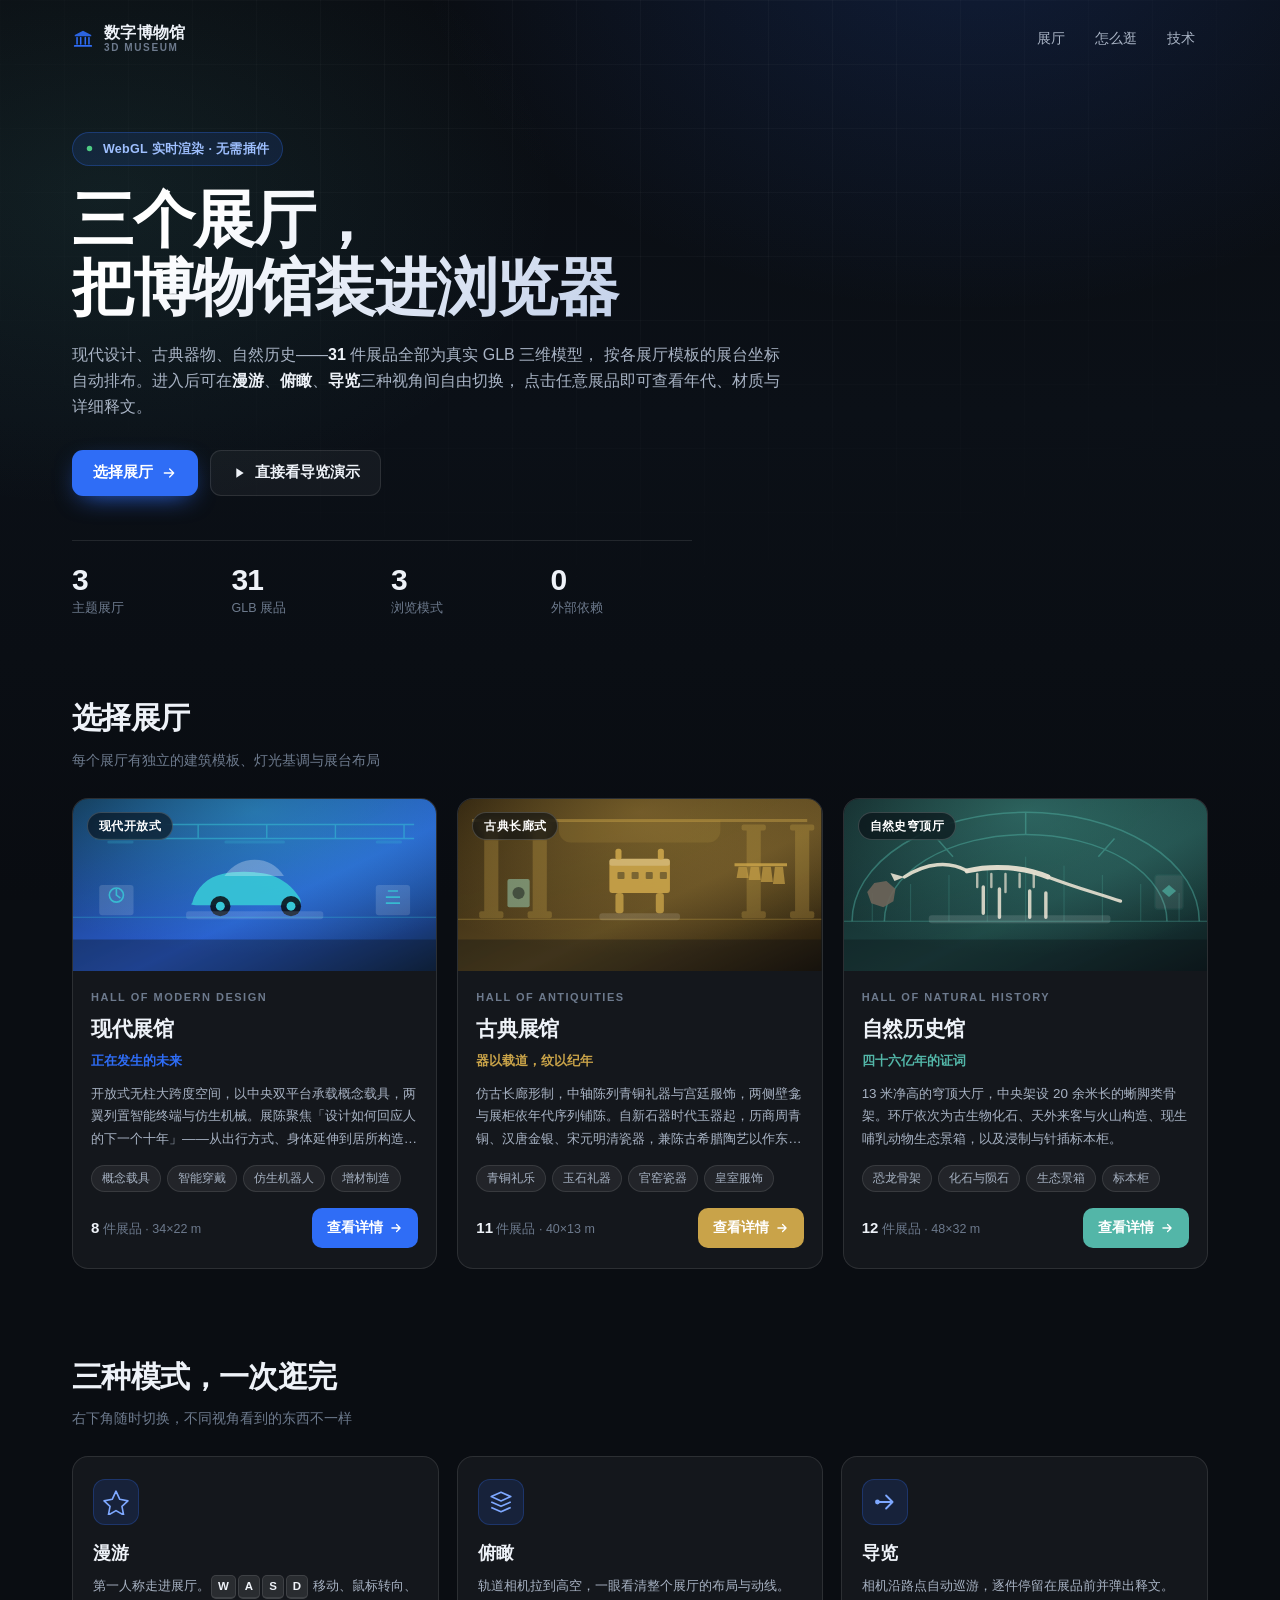
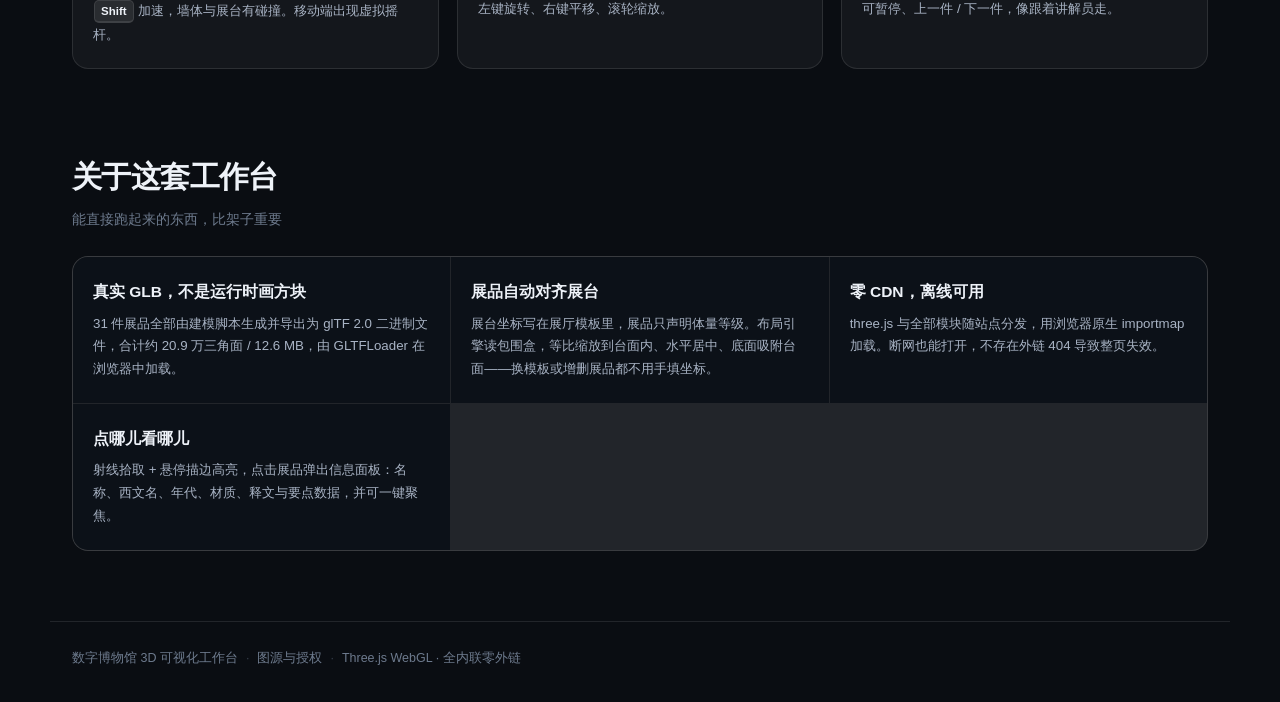
<file: site/index.html>
<!DOCTYPE html>
<html lang="zh-CN">
<head>
<meta charset="utf-8">
<meta name="viewport" content="width=device-width, initial-scale=1, viewport-fit=cover">
<title>数字博物馆 · 3D 可视化工作台</title>
<meta name="description" content="三大展厅、31 件真实 GLB 展品，支持漫游 / 俯瞰 / 导览三种模式的浏览器端 3D 博物馆。">
<link rel="icon" type="image/svg+xml" href="./favicon.svg">
<link rel="stylesheet" href="./css/site.css">
</head>
<body class="page-home">

<div class="bg-grid" aria-hidden="true"></div>

<header class="nav">
  <a class="brand" href="./index.html">
    <svg viewBox="0 0 24 24" width="22" height="22" aria-hidden="true">
      <path d="M12 3l9 4.5V9H3V7.5L12 3z" fill="currentColor" opacity=".9"/>
      <path d="M5.5 10.5v7M9.5 10.5v7M14.5 10.5v7M18.5 10.5v7" stroke="currentColor" stroke-width="1.7" stroke-linecap="round"/>
      <path d="M3 19.5h18" stroke="currentColor" stroke-width="1.9" stroke-linecap="round"/>
    </svg>
    <span>数字博物馆<em>3D Museum</em></span>
  </a>
  <nav class="nav-links">
    <a href="#halls">展厅</a>
    <a href="#howto">怎么逛</a>
    <a href="#tech">技术</a>
  </nav>
</header>

<main>
  <section class="hero">
    <p class="kicker">
      <svg viewBox="0 0 24 24" width="13" height="13" aria-hidden="true"><circle cx="12" cy="12" r="5" fill="currentColor"/></svg>
      WebGL 实时渲染 · 无需插件
    </p>
    <h1>三个展厅，<br>把博物馆装进浏览器</h1>
    <p class="lede">
      现代设计、古典器物、自然历史——<b id="statEx">31</b> 件展品全部为真实 GLB 三维模型，
      按各展厅模板的展台坐标自动排布。进入后可在<b>漫游</b>、<b>俯瞰</b>、<b>导览</b>三种视角间自由切换，
      点击任意展品即可查看年代、材质与详细释文。
    </p>
    <div class="hero-cta">
      <a class="btn btn-primary" href="#halls">
        选择展厅
        <svg viewBox="0 0 24 24" width="16" height="16" aria-hidden="true"><path d="M5 12h14M13 6l6 6-6 6" fill="none" stroke="currentColor" stroke-width="2" stroke-linecap="round" stroke-linejoin="round"/></svg>
      </a>
      <a class="btn btn-ghost" href="./view.html?hall=natural&amp;mode=tour">
        <svg viewBox="0 0 24 24" width="16" height="16" aria-hidden="true"><path d="M8 5l11 7-11 7z" fill="currentColor"/></svg>
        直接看导览演示
      </a>
    </div>

    <ul class="stats">
      <li><b>3</b><span>主题展厅</span></li>
      <li><b id="statEx2">31</b><span>GLB 展品</span></li>
      <li><b>3</b><span>浏览模式</span></li>
      <li><b>0</b><span>外部依赖</span></li>
    </ul>
  </section>

  <section class="halls" id="halls">
    <div class="sec-hd">
      <h2>选择展厅</h2>
      <p>每个展厅有独立的建筑模板、灯光基调与展台布局</p>
    </div>
    <div class="hall-grid" id="hallGrid"></div>
  </section>

  <section class="howto" id="howto">
    <div class="sec-hd">
      <h2>三种模式，一次逛完</h2>
      <p>右下角随时切换，不同视角看到的东西不一样</p>
    </div>
    <div class="mode-grid">
      <article class="mode-card">
        <div class="mc-ico">
          <svg viewBox="0 0 24 24" width="26" height="26" aria-hidden="true"><path d="M12 2l3.5 7.5L23 11l-5.5 5 1.5 8-7-4-7 4 1.5-8L1 11l7.5-1.5z" fill="none" stroke="currentColor" stroke-width="1.5" stroke-linejoin="round"/></svg>
        </div>
        <h3>漫游</h3>
        <p>第一人称走进展厅。<kbd>W</kbd><kbd>A</kbd><kbd>S</kbd><kbd>D</kbd> 移动、鼠标转向、<kbd>Shift</kbd> 加速，墙体与展台有碰撞。移动端出现虚拟摇杆。</p>
      </article>
      <article class="mode-card">
        <div class="mc-ico">
          <svg viewBox="0 0 24 24" width="26" height="26" aria-hidden="true"><path d="M3 7l9-4 9 4-9 4-9-4zm0 5l9 4 9-4M3 17l9 4 9-4" fill="none" stroke="currentColor" stroke-width="1.5" stroke-linejoin="round"/></svg>
        </div>
        <h3>俯瞰</h3>
        <p>轨道相机拉到高空，一眼看清整个展厅的布局与动线。左键旋转、右键平移、滚轮缩放。</p>
      </article>
      <article class="mode-card">
        <div class="mc-ico">
          <svg viewBox="0 0 24 24" width="26" height="26" aria-hidden="true"><path d="M5 12h14M13 6l6 6-6 6" fill="none" stroke="currentColor" stroke-width="1.7" stroke-linecap="round" stroke-linejoin="round"/><circle cx="5" cy="12" r="2.2" fill="currentColor"/></svg>
        </div>
        <h3>导览</h3>
        <p>相机沿路点自动巡游，逐件停留在展品前并弹出释文。可暂停、上一件 / 下一件，像跟着讲解员走。</p>
      </article>
    </div>
  </section>

  <section class="tech" id="tech">
    <div class="sec-hd">
      <h2>关于这套工作台</h2>
      <p>能直接跑起来的东西，比架子重要</p>
    </div>
    <div class="tech-grid">
      <div class="tk">
        <h4>真实 GLB，不是运行时画方块</h4>
        <p>31 件展品全部由建模脚本生成并导出为 glTF 2.0 二进制文件，合计约 20.9 万三角面 / 12.6 MB，由 GLTFLoader 在浏览器中加载。</p>
      </div>
      <div class="tk">
        <h4>展品自动对齐展台</h4>
        <p>展台坐标写在展厅模板里，展品只声明体量等级。布局引擎读包围盒，等比缩放到台面内、水平居中、底面吸附台面——换模板或增删展品都不用手填坐标。</p>
      </div>
      <div class="tk">
        <h4>零 CDN，离线可用</h4>
        <p>three.js 与全部模块随站点分发，用浏览器原生 importmap 加载。断网也能打开，不存在外链 404 导致整页失效。</p>
      </div>
      <div class="tk">
        <h4>点哪儿看哪儿</h4>
        <p>射线拾取 + 悬停描边高亮，点击展品弹出信息面板：名称、西文名、年代、材质、释文与要点数据，并可一键聚焦。</p>
      </div>
    </div>
  </section>
</main>

<footer class="foot">
  <span>数字博物馆 3D 可视化工作台</span>
  <span class="dot">·</span>
  <span><a href="./credits.html">图源与授权</a></span>
  <span class="dot">·</span>
  <span>Three.js WebGL · 全内联零外链</span>
</footer>

<script type="module" src="./js/home.js"></script>
</body>
</html>
</file>
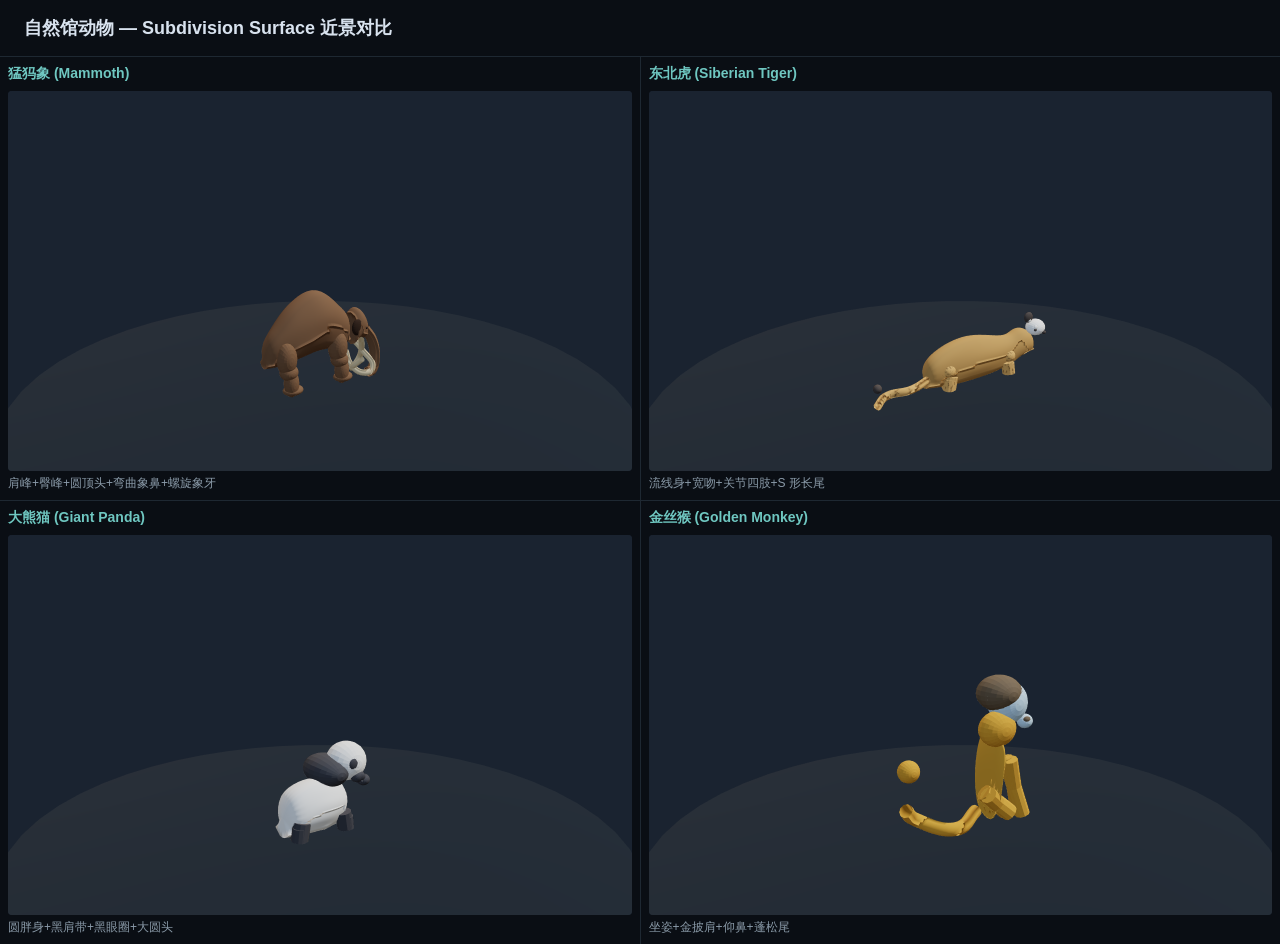
<file: site/compare-animals.html>
<!doctype html>
<html lang="zh">
<head>
<meta charset="utf-8">
<title>动物模型近距离对比 — Subdivision Surface</title>
<style>
  body { margin: 0; background: #0a0e14; color: #d8e2ee; font-family: -apple-system, "PingFang SC", "Microsoft YaHei", sans-serif; }
  h1 { padding: 16px 24px; margin: 0; font-size: 18px; border-bottom: 1px solid #1e2832; }
  .grid { display: grid; grid-template-columns: repeat(2, 1fr); gap: 1px; background: #1e2832; }
  .cell { background: #0a0e14; padding: 8px; }
  .cell h2 { font-size: 14px; margin: 0 0 8px; color: #6fc7c1; }
  .cell canvas { width: 100%; height: 380px; display: block; background: #1a2330; border-radius: 4px; }
  .note { font-size: 12px; color: #8a9aa8; margin-top: 4px; }
</style>
</head>
<body>
<h1>自然馆动物 — Subdivision Surface 近景对比</h1>
<div class="grid">
  <div class="cell"><h2>猛犸象 (Mammoth)</h2><canvas id="c1"></canvas><div class="note">肩峰+臀峰+圆顶头+弯曲象鼻+螺旋象牙</div></div>
  <div class="cell"><h2>东北虎 (Siberian Tiger)</h2><canvas id="c2"></canvas><div class="note">流线身+宽吻+关节四肢+S 形长尾</div></div>
  <div class="cell"><h2>大熊猫 (Giant Panda)</h2><canvas id="c3"></canvas><div class="note">圆胖身+黑肩带+黑眼圈+大圆头</div></div>
  <div class="cell"><h2>金丝猴 (Golden Monkey)</h2><canvas id="c4"></canvas><div class="note">坐姿+金披肩+仰鼻+蓬松尾</div></div>
</div>

<script type="importmap">
{ "imports": {
  "three": "./vendor/three.module.js",
  "three/addons/": "./vendor/jsm/"
}}
</script>
<script type="module">
import * as THREE from 'three';
import { GLTFLoader } from 'three/addons/loaders/GLTFLoader.js';

const MODELS = [
  ['c1', 'mammoth.glb', 0.18],
  ['c2', 'siberian-tiger.glb', 0.22],
  ['c3', 'giant-panda.glb', 0.25],
  ['c4', 'golden-monkey.glb', 0.45],
];

for (const [id, file, scale] of MODELS) {
  const canvas = document.getElementById(id);
  const r = new THREE.WebGLRenderer({ canvas, antialias: true });
  r.setPixelRatio(2);
  r.setSize(canvas.clientWidth, canvas.clientHeight, false);
  r.outputColorSpace = THREE.SRGBColorSpace;
  r.toneMapping = THREE.ACESFilmicToneMapping;
  r.toneMappingExposure = 1.1;

  const scene = new THREE.Scene();
  scene.background = new THREE.Color(0x1a2330);

  const cam = new THREE.PerspectiveCamera(35, canvas.clientWidth / canvas.clientHeight, 0.1, 50);
  cam.position.set(2.8, 1.8, 4.0);
  cam.lookAt(0, 0.9, 0);

  // 三点光照（无 IBL，纯直接光）
  scene.add(new THREE.AmbientLight(0xffffff, 0.55));
  const key = new THREE.DirectionalLight(0xffffff, 1.8); key.position.set(4, 6, 3); scene.add(key);
  const fill = new THREE.DirectionalLight(0xa8d0ff, 0.7); fill.position.set(-3, 2, 2); scene.add(fill);
  const rim = new THREE.DirectionalLight(0xffd9a8, 0.6); rim.position.set(0, 3, -4); scene.add(rim);

  // 圆形地面
  const ground = new THREE.Mesh(
    new THREE.CircleGeometry(2.5, 48),
    new THREE.MeshStandardMaterial({ color: 0x2a3540, roughness: 0.9 })
  );
  ground.rotation.x = -Math.PI / 2;
  scene.add(ground);

  // 鼠标拖拽（自实现，避免 OrbitControls 依赖）
  let dragging = false, lx = 0, ly = 0;
  let yaw = -0.6, pitch = 0.25, dist = 5.0;
  const target = new THREE.Vector3(0, 0.9, 0);
  canvas.addEventListener('mousedown', (e) => { dragging = true; lx = e.clientX; ly = e.clientY; });
  window.addEventListener('mouseup', () => dragging = false);
  window.addEventListener('mousemove', (e) => {
    if (!dragging) return;
    yaw -= (e.clientX - lx) * 0.008;
    pitch -= (e.clientY - ly) * 0.008;
    pitch = Math.max(-0.5, Math.min(1.2, pitch));
    lx = e.clientX; ly = e.clientY;
  });
  canvas.addEventListener('wheel', (e) => {
    e.preventDefault();
    dist *= 1 + Math.sign(e.deltaY) * 0.1;
    dist = Math.max(2.5, Math.min(10, dist));
  }, { passive: false });

  function updateCam() {
    cam.position.x = target.x + dist * Math.cos(pitch) * Math.sin(yaw);
    cam.position.y = target.y + dist * Math.sin(pitch);
    cam.position.z = target.z + dist * Math.cos(pitch) * Math.cos(yaw);
    cam.lookAt(target);
  }
  updateCam();

  // 加载模型
  const loader = new GLTFLoader();
  loader.load('./models/' + file, (gltf) => {
    const root = gltf.scene;
    root.scale.setScalar(scale);
    const box = new THREE.Box3().setFromObject(root);
    const c = box.getCenter(new THREE.Vector3());
    root.position.x -= c.x;
    root.position.z -= c.z;
    root.position.y -= box.min.y;
    scene.add(root);
  });

  function tick() {
    updateCam();
    r.render(scene, cam);
    requestAnimationFrame(tick);
  }
  tick();
}
</script>
</body>
</html>
</file>
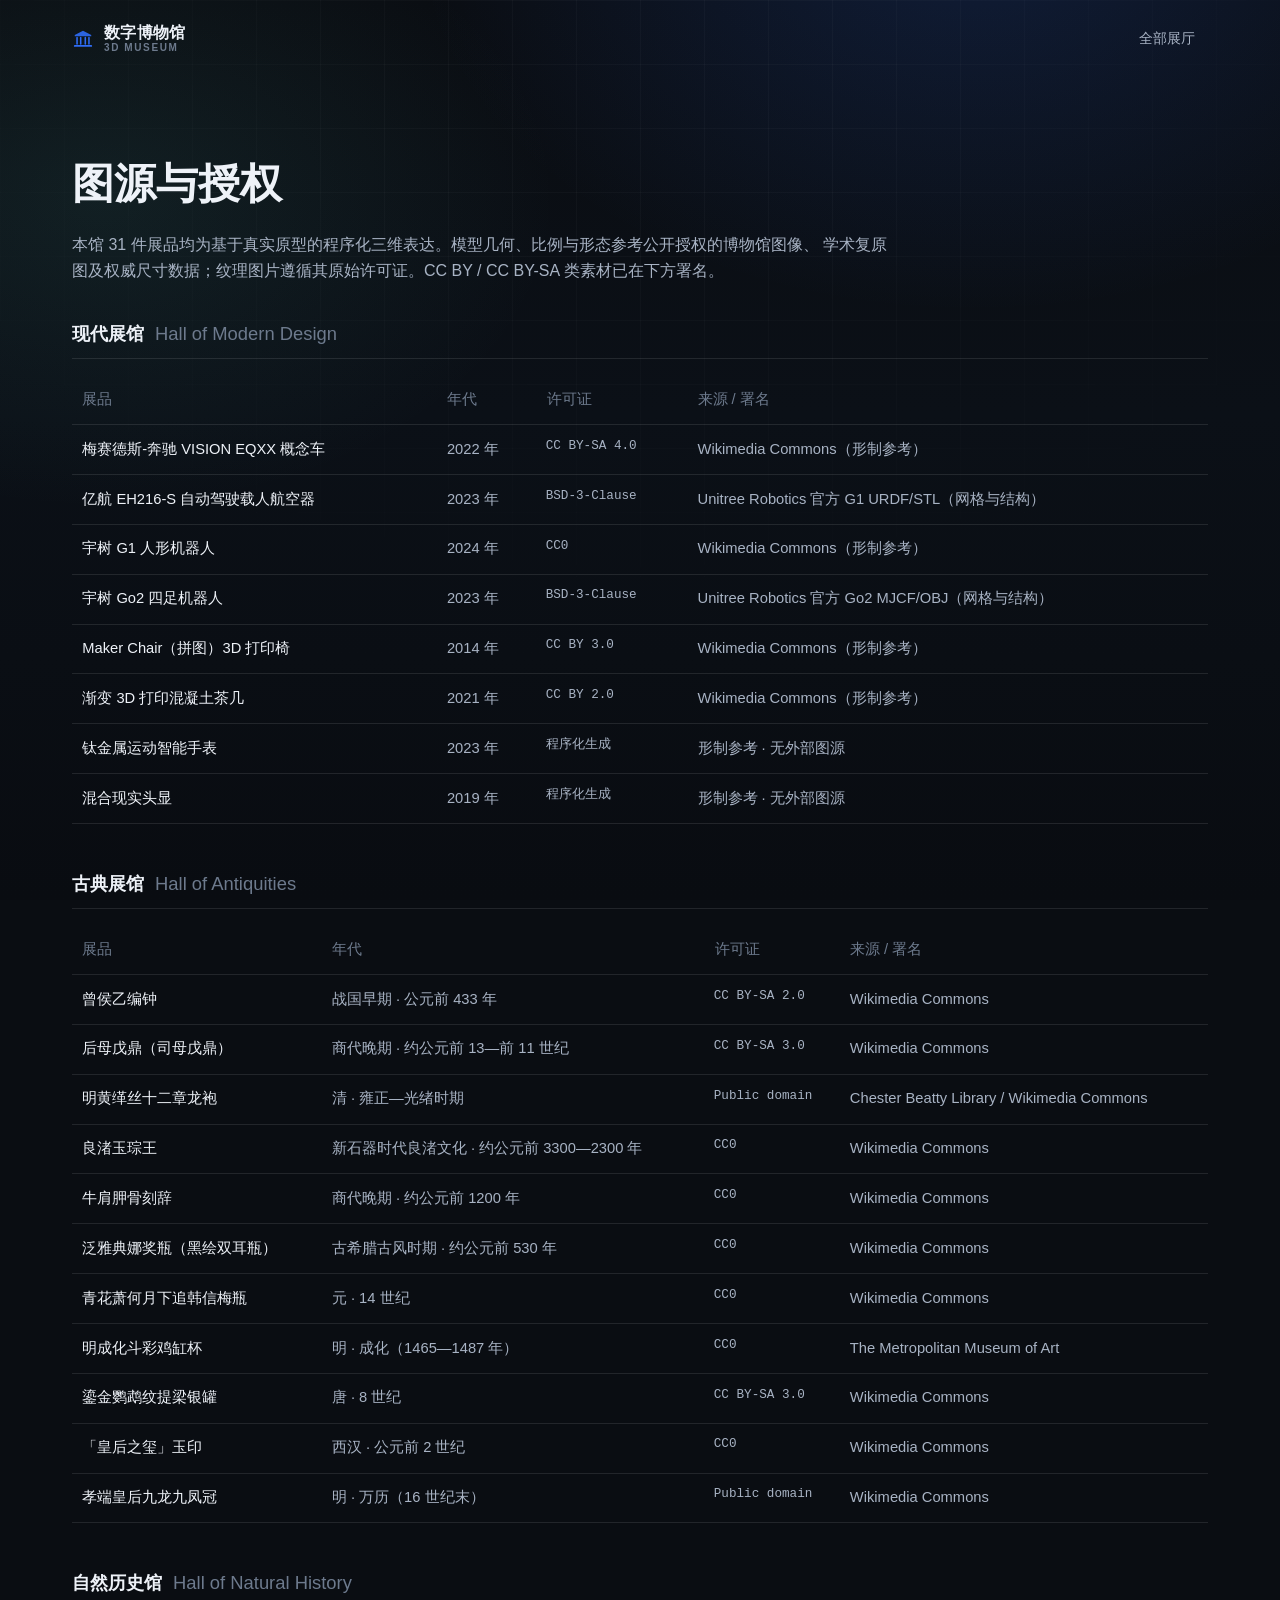
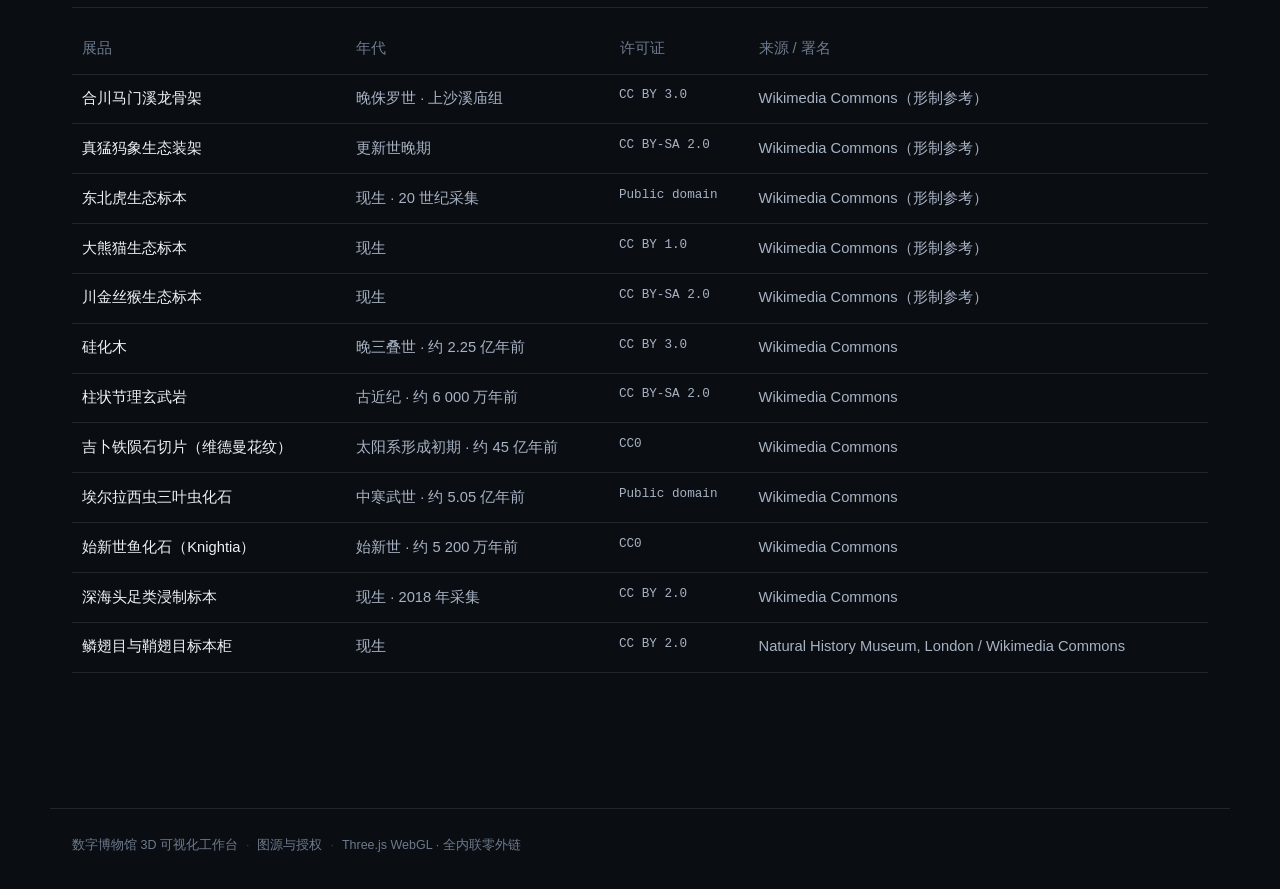
<file: site/credits.html>
<!DOCTYPE html>
<html lang="zh-CN">
<head>
<meta charset="utf-8">
<meta name="viewport" content="width=device-width, initial-scale=1, viewport-fit=cover">
<title>图源与授权 · 数字博物馆</title>
<link rel="icon" type="image/svg+xml" href="./favicon.svg">
<link rel="stylesheet" href="./css/site.css">
<style>
.credits { max-width: var(--maxw); margin: 0 auto; padding: 8vh 22px 10vh; }
.credits h1 { font-size: clamp(1.8rem, 4.5vw, 2.6rem); margin: 0 0 0.35em; }
.credits .lede { color: var(--tx2); margin: 0 0 2.2em; max-width: 820px; }
.hall-group { margin-bottom: 2.8em; }
.hall-title { font-size: 1.15rem; color: var(--tx); margin: 0 0 0.9em; padding-bottom: 0.5em; border-bottom: 1px solid var(--line); }
.hall-title span { color: var(--tx3); font-weight: 400; margin-left: 0.6em; }
.credit-table { width: 100%; border-collapse: collapse; font-size: 0.92rem; }
.credit-table th,
.credit-table td { text-align: left; padding: 0.85em 0.7em; border-bottom: 1px solid var(--line); vertical-align: top; }
.credit-table th { color: var(--tx3); font-weight: 500; white-space: nowrap; }
.credit-table td { color: var(--tx2); }
.credit-table .name { color: var(--tx); font-weight: 500; }
.credit-table .era { white-space: nowrap; }
.credit-table .license { font-family: ui-monospace, SFMono-Regular, Menlo, Consolas, monospace; font-size: 0.86em; }
@media (max-width: 720px) {
  .credit-table, .credit-table thead, .credit-table tbody, .credit-table th, .credit-table td, .credit-table tr { display: block; }
  .credit-table thead { display: none; }
  .credit-table td { padding: 0.5em 0; border: none; }
  .credit-table tr { padding: 1em 0; border-bottom: 1px solid var(--line); }
  .credit-table td::before { content: attr(data-label); display: block; color: var(--tx3); font-size: 0.82em; margin-bottom: 0.15em; }
}
</style>
</head>
<body class="page-credits">

<div class="bg-grid" aria-hidden="true"></div>

<header class="nav">
  <a class="brand" href="./index.html">
    <svg viewBox="0 0 24 24" width="22" height="22" aria-hidden="true">
      <path d="M12 3l9 4.5V9H3V7.5L12 3z" fill="currentColor" opacity=".9"/>
      <path d="M5.5 10.5v7M9.5 10.5v7M14.5 10.5v7M18.5 10.5v7" stroke="currentColor" stroke-width="1.7" stroke-linecap="round"/>
      <path d="M3 19.5h18" stroke="currentColor" stroke-width="1.9" stroke-linecap="round"/>
    </svg>
    <span>数字博物馆<em>3D Museum</em></span>
  </a>
  <nav class="nav-links">
    <a href="./index.html">全部展厅</a>
  </nav>
</header>

<main class="credits">
  <h1>图源与授权</h1>
  <p class="lede">
    本馆 31 件展品均为基于真实原型的程序化三维表达。模型几何、比例与形态参考公开授权的博物馆图像、
    学术复原图及权威尺寸数据；纹理图片遵循其原始许可证。CC BY / CC BY-SA 类素材已在下方署名。
  </p>
  <div id="groups"></div>
</main>

<footer class="foot">
  <span>数字博物馆 3D 可视化工作台</span>
  <span class="dot">·</span>
  <span><a href="./credits.html">图源与授权</a></span>
  <span class="dot">·</span>
  <span>Three.js WebGL · 全内联零外链</span>
</footer>

<script type="module">
import { EXHIBITS, HALLS } from './js/data.js';

const root = document.getElementById('groups');
const hallMap = new Map(HALLS.map(h => [h.id, h]));
const byHall = HALLS.map(h => ({ hall: h, items: EXHIBITS.filter(e => e.hall === h.id) }));

for (const { hall, items } of byHall) {
  const group = document.createElement('section');
  group.className = 'hall-group';
  group.innerHTML = `
    <h2 class="hall-title">${hall.name}<span>${hall.en}</span></h2>
    <table class="credit-table">
      <thead>
        <tr>
          <th>展品</th>
          <th>年代</th>
          <th>许可证</th>
          <th>来源 / 署名</th>
        </tr>
      </thead>
      <tbody>
        ${items.map(e => `
          <tr>
            <td data-label="展品" class="name">${e.name}</td>
            <td data-label="年代" class="era">${e.era}</td>
            <td data-label="许可证" class="license">${e.license || '-'}</td>
            <td data-label="来源 / 署名">${e.credit || '-'}</td>
          </tr>
        `).join('')}
      </tbody>
    </table>
  `;
  root.appendChild(group);
}
</script>
</body>
</html>
</file>
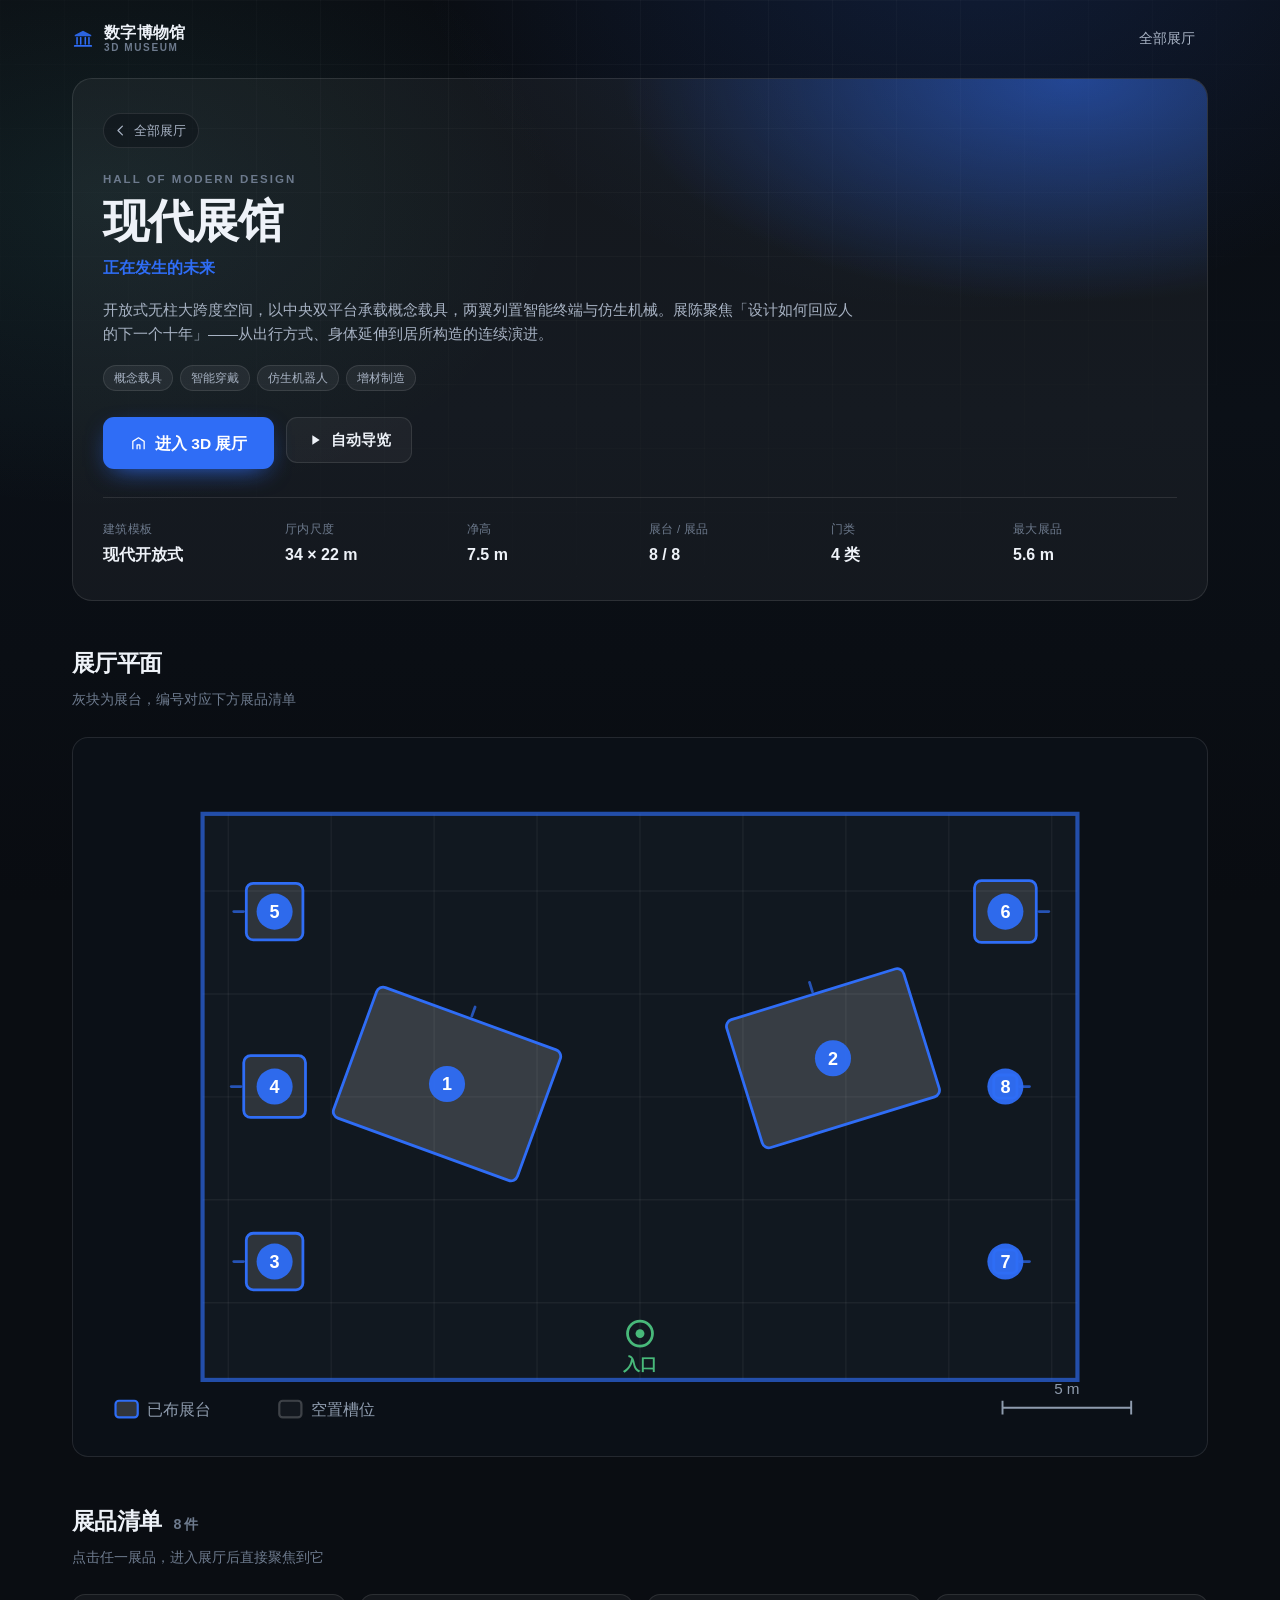
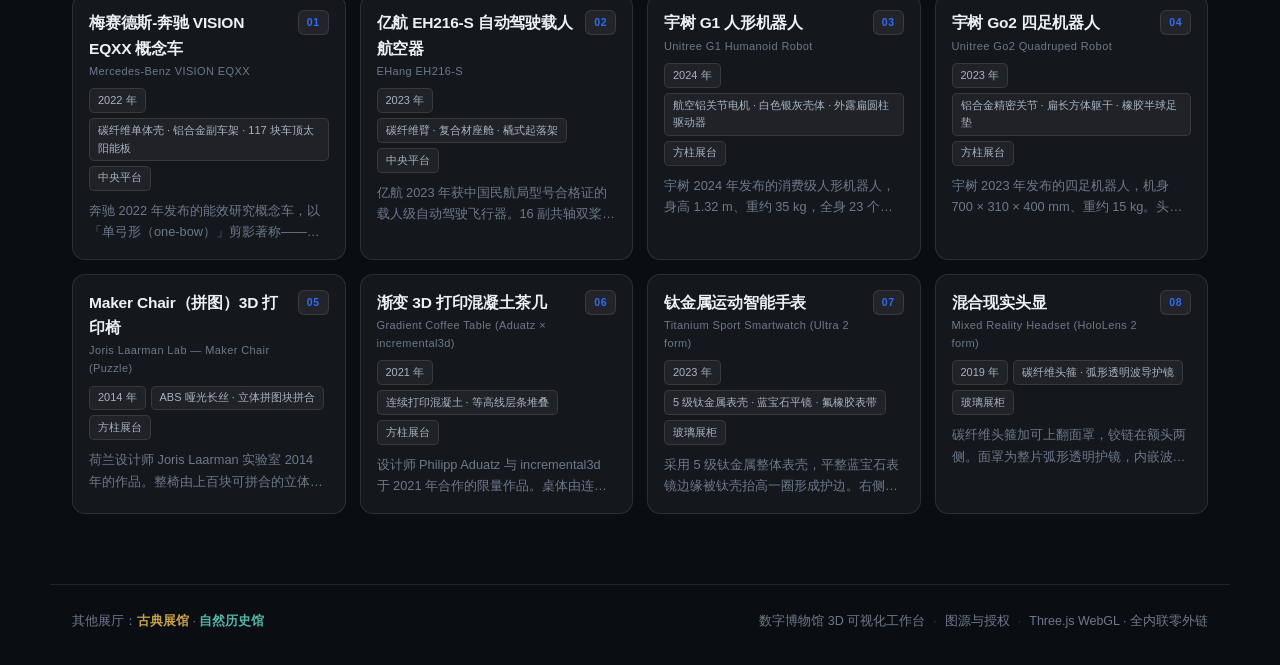
<file: site/hall.html>
<!DOCTYPE html>
<html lang="zh-CN">
<head>
<meta charset="utf-8">
<meta name="viewport" content="width=device-width, initial-scale=1, viewport-fit=cover">
<title>展厅详情 · 数字博物馆</title>
<link rel="icon" type="image/svg+xml" href="./favicon.svg">
<link rel="stylesheet" href="./css/site.css">
</head>
<body class="page-hall">

<div class="bg-grid" aria-hidden="true"></div>

<header class="nav">
  <a class="brand" href="./index.html">
    <svg viewBox="0 0 24 24" width="22" height="22" aria-hidden="true">
      <path d="M12 3l9 4.5V9H3V7.5L12 3z" fill="currentColor" opacity=".9"/>
      <path d="M5.5 10.5v7M9.5 10.5v7M14.5 10.5v7M18.5 10.5v7" stroke="currentColor" stroke-width="1.7" stroke-linecap="round"/>
      <path d="M3 19.5h18" stroke="currentColor" stroke-width="1.9" stroke-linecap="round"/>
    </svg>
    <span>数字博物馆<em>3D Museum</em></span>
  </a>
  <nav class="nav-links">
    <a href="./index.html">全部展厅</a>
  </nav>
</header>

<main class="detail">
  <section class="d-hero" id="dHero">
    <a class="d-back" href="./index.html">
      <svg viewBox="0 0 24 24" width="15" height="15" aria-hidden="true"><path d="M15 5l-7 7 7 7" fill="none" stroke="currentColor" stroke-width="2" stroke-linecap="round" stroke-linejoin="round"/></svg>
      全部展厅
    </a>
    <p class="d-en" id="dEn"></p>
    <h1 id="dName"></h1>
    <p class="d-tag" id="dTag"></p>
    <p class="d-intro" id="dIntro"></p>
    <ul class="d-tags" id="dTags"></ul>

    <div class="d-cta">
      <a class="btn btn-primary btn-lg" id="dEnter" href="#">
        <svg viewBox="0 0 24 24" width="17" height="17" aria-hidden="true"><path d="M4 20V9l8-5 8 5v11" fill="none" stroke="currentColor" stroke-width="1.8" stroke-linejoin="round"/><path d="M10 20v-6h4v6" fill="none" stroke="currentColor" stroke-width="1.8" stroke-linejoin="round"/></svg>
        进入 3D 展厅
      </a>
      <a class="btn btn-ghost" id="dTour" href="#">
        <svg viewBox="0 0 24 24" width="16" height="16" aria-hidden="true"><path d="M8 5l11 7-11 7z" fill="currentColor"/></svg>
        自动导览
      </a>
    </div>

    <dl class="d-spec" id="dSpec"></dl>
  </section>

  <section class="d-plan">
    <div class="sec-hd sm">
      <h2>展厅平面</h2>
      <p>灰块为展台，编号对应下方展品清单</p>
    </div>
    <div class="plan-wrap"><svg id="planSvg" viewBox="0 0 800 500" role="img" aria-label="展厅平面图"></svg></div>
  </section>

  <section class="d-list">
    <div class="sec-hd sm">
      <h2>展品清单 <em id="exCount"></em></h2>
      <p>点击任一展品，进入展厅后直接聚焦到它</p>
    </div>
    <div class="ex-grid" id="exGrid"></div>
  </section>
</main>

<footer class="foot">
  <span>数字博物馆 3D 可视化工作台</span>
  <span class="dot">·</span>
  <span><a href="./credits.html">图源与授权</a></span>
  <span class="dot">·</span>
  <span>Three.js WebGL · 全内联零外链</span>
</footer>

<script type="module" src="./js/hall.js"></script>
</body>
</html>
</file>
<file: site/css/site.css>
/* 数字博物馆 · 首页与展厅详情页 */
:root {
  --bg: #0a0d12;
  --bg2: #0f141c;
  --card: rgba(255, 255, 255, .045);
  --card-hi: rgba(255, 255, 255, .075);
  --line: rgba(255, 255, 255, .1);
  --line-hi: rgba(255, 255, 255, .2);
  --tx: #eef2f8;
  --tx2: #a8b3c4;
  --tx3: #6d7a8d;
  --accent: #2f6df6;
  --r: 16px;
  --maxw: 1180px;
  --font: -apple-system, BlinkMacSystemFont, "Segoe UI", Roboto, "PingFang SC",
    "Hiragino Sans GB", "Microsoft YaHei", sans-serif;
}

* { box-sizing: border-box; }

html { -webkit-text-size-adjust: 100%; scroll-behavior: smooth; }

body {
  margin: 0;
  font-family: var(--font);
  background: var(--bg);
  color: var(--tx);
  line-height: 1.62;
  -webkit-font-smoothing: antialiased;
  overflow-x: hidden;
}

a { color: inherit; text-decoration: none; }
img, svg { display: block; }

.bg-grid {
  position: fixed;
  inset: 0;
  z-index: 0;
  pointer-events: none;
  background:
    radial-gradient(900px 620px at 76% -8%, rgba(47, 109, 246, .17), transparent 62%),
    radial-gradient(760px 520px at 8% 22%, rgba(83, 182, 168, .1), transparent 60%),
    linear-gradient(180deg, #0a0d12 0%, #0b1017 46%, #090c11 100%);
}
.bg-grid::after {
  content: "";
  position: absolute;
  inset: 0;
  background-image:
    linear-gradient(rgba(255, 255, 255, .028) 1px, transparent 1px),
    linear-gradient(90deg, rgba(255, 255, 255, .028) 1px, transparent 1px);
  background-size: 64px 64px;
  mask-image: radial-gradient(1100px 700px at 50% 12%, #000 20%, transparent 78%);
  -webkit-mask-image: radial-gradient(1100px 700px at 50% 12%, #000 20%, transparent 78%);
}

main, .nav, .foot { position: relative; z-index: 1; }

/* ---------------- 导航 ---------------- */
.nav {
  max-width: var(--maxw);
  margin: 0 auto;
  padding: 20px 22px;
  display: flex;
  align-items: center;
  justify-content: space-between;
  gap: 16px;
}
.brand { display: flex; align-items: center; gap: 10px; color: var(--tx); }
.brand svg { color: var(--accent); flex: none; }
.brand span { font-weight: 700; font-size: 16px; letter-spacing: .3px; display: flex; flex-direction: column; line-height: 1.15; }
.brand em { font-style: normal; font-size: 10px; letter-spacing: 1.6px; color: var(--tx3); font-weight: 600; text-transform: uppercase; }
.nav-links { display: flex; gap: 4px; }
.nav-links a {
  font-size: 13.5px; color: var(--tx2); padding: 8px 13px; border-radius: 9px;
  transition: background .16s, color .16s;
}
.nav-links a:hover { background: var(--card-hi); color: var(--tx); }

/* ---------------- 按钮 ---------------- */
.btn {
  display: inline-flex; align-items: center; gap: 8px;
  padding: 0 20px; height: 46px; min-height: 46px;
  border-radius: 11px; border: 1px solid transparent;
  font-size: 14.5px; font-weight: 600; font-family: inherit;
  cursor: pointer; transition: transform .14s, background .16s, border-color .16s, box-shadow .16s;
  white-space: nowrap;
}
.btn:active { transform: translateY(1px); }
.btn-primary {
  background: var(--accent); color: #fff;
  box-shadow: 0 8px 26px -10px var(--accent);
}
.btn-primary:hover { filter: brightness(1.1); box-shadow: 0 12px 30px -10px var(--accent); }
.btn-ghost { background: var(--card); color: var(--tx); border-color: var(--line); }
.btn-ghost:hover { background: var(--card-hi); border-color: var(--line-hi); }
.btn-lg { height: 52px; min-height: 52px; padding: 0 26px; font-size: 15.5px; }

kbd {
  display: inline-block; padding: 1px 6px; margin: 0 1px;
  font: 600 11.5px/1.6 var(--font);
  background: rgba(255, 255, 255, .09); border: 1px solid var(--line);
  border-bottom-width: 2px; border-radius: 5px; color: var(--tx);
}

/* ---------------- Hero ---------------- */
.hero { max-width: var(--maxw); margin: 0 auto; padding: 54px 22px 60px; }
.kicker {
  display: inline-flex; align-items: center; gap: 7px;
  margin: 0 0 20px; padding: 6px 13px 6px 10px;
  font-size: 12.5px; font-weight: 600; letter-spacing: .3px;
  color: #9fc0ff; background: rgba(47, 109, 246, .13);
  border: 1px solid rgba(47, 109, 246, .3); border-radius: 100px;
}
.kicker svg { color: #4ecb84; }
.hero h1 {
  margin: 0 0 20px; font-size: clamp(34px, 6.2vw, 62px);
  line-height: 1.1; letter-spacing: -1.4px; font-weight: 800;
  background: linear-gradient(140deg, #fff 12%, #b9c9e6 62%, #7f93b5 100%);
  -webkit-background-clip: text; background-clip: text; color: transparent;
}
.lede { margin: 0 0 30px; max-width: 720px; font-size: 16px; color: var(--tx2); }
.lede b { color: var(--tx); font-weight: 700; }
.hero-cta { display: flex; flex-wrap: wrap; gap: 12px; margin-bottom: 44px; }

.stats {
  list-style: none; margin: 0; padding: 22px 0 0;
  border-top: 1px solid var(--line);
  display: grid; grid-template-columns: repeat(4, 1fr); gap: 18px; max-width: 620px;
}
.stats li { display: flex; flex-direction: column; gap: 2px; }
.stats b { font-size: 30px; font-weight: 800; letter-spacing: -1px; line-height: 1.1; }
.stats span { font-size: 12.5px; color: var(--tx3); }

/* ---------------- 区块标题 ---------------- */
.sec-hd { margin-bottom: 26px; }
.sec-hd h2 {
  margin: 0 0 6px; font-size: clamp(23px, 3.4vw, 30px);
  font-weight: 750; letter-spacing: -.6px;
}
.sec-hd h2 em { font-style: normal; font-size: .62em; color: var(--tx3); font-weight: 600; margin-left: 6px; }
.sec-hd p { margin: 0; font-size: 14px; color: var(--tx3); }
.sec-hd.sm h2 { font-size: clamp(19px, 2.6vw, 23px); }

/* ---------------- 展厅卡片 ---------------- */
.halls { max-width: var(--maxw); margin: 0 auto; padding: 16px 22px 68px; scroll-margin-top: 20px; }
.hall-grid { display: grid; grid-template-columns: repeat(auto-fit, minmax(300px, 1fr)); gap: 20px; }

.hall-card {
  position: relative; display: flex; flex-direction: column;
  border: 1px solid var(--line); border-radius: var(--r);
  background: var(--card); overflow: hidden;
  transition: transform .2s cubic-bezier(.2,.7,.3,1), border-color .2s, box-shadow .2s;
}
.hall-card:hover { transform: translateY(-4px); border-color: var(--hc, var(--accent)); box-shadow: 0 22px 46px -22px rgba(0,0,0,.85); }

.hc-art { position: relative; height: 172px; overflow: hidden; }
.hc-art svg { width: 100%; height: 100%; }
.hc-badge {
  position: absolute; left: 14px; top: 13px;
  padding: 4px 11px; border-radius: 100px;
  font-size: 11.5px; font-weight: 700; letter-spacing: .4px;
  background: rgba(8, 12, 18, .62); backdrop-filter: blur(6px);
  border: 1px solid rgba(255, 255, 255, .18); color: #fff;
}
.hc-body { padding: 18px 18px 20px; display: flex; flex-direction: column; flex: 1; }
.hc-en { font-size: 11px; letter-spacing: 1.5px; text-transform: uppercase; color: var(--tx3); font-weight: 600; margin-bottom: 5px; }
.hc-body h3 { margin: 0 0 4px; font-size: 21px; font-weight: 750; letter-spacing: -.3px; }
.hc-tag { margin: 0 0 12px; font-size: 13px; color: var(--hc, var(--accent)); font-weight: 600; }
.hc-desc {
  margin: 0 0 15px; font-size: 13.4px; color: var(--tx2); line-height: 1.68; flex: 1;
  display: -webkit-box; -webkit-line-clamp: 3; -webkit-box-orient: vertical; overflow: hidden;
}
.hc-chips { display: flex; flex-wrap: wrap; gap: 6px; margin-bottom: 16px; }
.chip {
  font-size: 11.5px; padding: 3px 10px; border-radius: 100px;
  background: rgba(255, 255, 255, .06); border: 1px solid var(--line); color: var(--tx2);
}
.hc-foot { display: flex; align-items: center; justify-content: space-between; gap: 10px; }
.hc-n { font-size: 12.5px; color: var(--tx3); }
.hc-n b { color: var(--tx); font-size: 15px; font-weight: 700; }
.hc-go {
  display: inline-flex; align-items: center; gap: 6px; height: 40px; padding: 0 15px;
  border-radius: 10px; font-size: 13.5px; font-weight: 650;
  background: var(--hc, var(--accent)); color: #fff;
  transition: filter .16s, transform .16s;
}
.hall-card:hover .hc-go { filter: brightness(1.12); }
.hc-link { position: absolute; inset: 0; z-index: 2; }

/* ---------------- 模式卡片 ---------------- */
.howto { max-width: var(--maxw); margin: 0 auto; padding: 16px 22px 68px; scroll-margin-top: 20px; }
.mode-grid { display: grid; grid-template-columns: repeat(auto-fit, minmax(272px, 1fr)); gap: 18px; }
.mode-card {
  padding: 22px 20px; border: 1px solid var(--line); border-radius: var(--r);
  background: var(--card); transition: border-color .18s, background .18s;
}
.mode-card:hover { border-color: var(--line-hi); background: var(--card-hi); }
.mc-ico {
  width: 46px; height: 46px; border-radius: 12px; margin-bottom: 14px;
  display: grid; place-items: center;
  background: rgba(47, 109, 246, .14); color: #7ea8ff;
  border: 1px solid rgba(47, 109, 246, .26);
}
.mode-card h3 { margin: 0 0 7px; font-size: 17.5px; font-weight: 700; }
.mode-card p { margin: 0; font-size: 13.4px; color: var(--tx2); line-height: 1.72; }

/* ---------------- 技术区 ---------------- */
.tech { max-width: var(--maxw); margin: 0 auto; padding: 16px 22px 70px; scroll-margin-top: 20px; }
.tech-grid { display: grid; grid-template-columns: repeat(auto-fit, minmax(300px, 1fr)); gap: 1px; background: var(--line); border: 1px solid var(--line); border-radius: var(--r); overflow: hidden; }
.tk { padding: 22px 20px; background: #0c1118; }
.tk h4 { margin: 0 0 8px; font-size: 15.5px; font-weight: 700; }
.tk p { margin: 0; font-size: 13.3px; color: var(--tx2); line-height: 1.72; }

/* ---------------- 详情页 ---------------- */
.detail { max-width: var(--maxw); margin: 0 auto; padding: 0 22px 70px; }

.d-hero {
  position: relative; padding: 34px 30px 32px; margin-bottom: 44px;
  border: 1px solid var(--line); border-radius: 20px; overflow: hidden;
  background: var(--card);
}
.d-hero::before {
  content: ""; position: absolute; inset: 0; z-index: 0; opacity: .5;
  background: radial-gradient(680px 340px at 88% 0%, var(--hc, var(--accent)), transparent 66%);
}
.d-hero > * { position: relative; z-index: 1; }
.d-back {
  display: inline-flex; align-items: center; gap: 6px; margin-bottom: 22px;
  font-size: 13px; color: var(--tx2); padding: 6px 12px 6px 9px;
  border: 1px solid var(--line); border-radius: 100px; background: rgba(10,14,20,.4);
  transition: background .16s, color .16s;
}
.d-back:hover { background: var(--card-hi); color: var(--tx); }
.d-en { margin: 0 0 6px; font-size: 11.5px; letter-spacing: 2px; text-transform: uppercase; color: var(--tx3); font-weight: 600; }
.d-hero h1 { margin: 0 0 8px; font-size: clamp(30px, 5.4vw, 46px); font-weight: 800; letter-spacing: -1.1px; line-height: 1.14; }
.d-tag { margin: 0 0 18px; font-size: 15.5px; font-weight: 650; color: var(--hc, var(--accent)); }
.d-intro { margin: 0 0 18px; max-width: 760px; font-size: 15px; color: var(--tx2); }
.d-tags { list-style: none; display: flex; flex-wrap: wrap; gap: 7px; margin: 0 0 26px; padding: 0; }
.d-cta { display: flex; flex-wrap: wrap; gap: 12px; margin-bottom: 28px; }
.d-spec {
  margin: 0; padding-top: 22px; border-top: 1px solid var(--line);
  display: grid; grid-template-columns: repeat(auto-fit, minmax(130px, 1fr)); gap: 18px;
}
.d-spec div { display: flex; flex-direction: column; gap: 3px; }
.d-spec dt { font-size: 11.5px; color: var(--tx3); letter-spacing: .3px; }
.d-spec dd { margin: 0; font-size: 16px; font-weight: 700; }

/* 平面图 */
.d-plan { margin-bottom: 46px; }
.plan-wrap {
  border: 1px solid var(--line); border-radius: var(--r);
  background: #0b1017; padding: 12px; overflow: hidden;
}
.plan-wrap svg { width: 100%; height: auto; }

/* 展品清单 */
.ex-grid { display: grid; grid-template-columns: repeat(auto-fill, minmax(258px, 1fr)); gap: 14px; }
.ex-card {
  position: relative; display: block; padding: 15px 16px 16px;
  border: 1px solid var(--line); border-radius: 13px; background: var(--card);
  transition: transform .16s, border-color .16s, background .16s;
}
.ex-card:hover { transform: translateY(-2px); border-color: var(--hc, var(--accent)); background: var(--card-hi); }
.ex-hd { display: flex; align-items: flex-start; justify-content: space-between; gap: 10px; margin-bottom: 8px; }
.ex-card h3 { margin: 0; font-size: 15.5px; font-weight: 700; letter-spacing: -.2px; }
.ex-en { display: block; margin-top: 2px; font-size: 11px; color: var(--tx3); letter-spacing: .4px; }
.ex-no {
  flex: none; font-size: 10.5px; font-weight: 700; letter-spacing: .5px;
  padding: 3px 8px; border-radius: 6px; color: var(--hc, var(--accent));
  background: rgba(255, 255, 255, .06); border: 1px solid var(--line);
}
.ex-meta { display: flex; flex-wrap: wrap; gap: 5px; margin-bottom: 9px; }
.ex-meta span {
  font-size: 11px; padding: 2.5px 8px; border-radius: 5px;
  background: rgba(255, 255, 255, .05); color: var(--tx2); border: 1px solid var(--line);
}
.ex-desc {
  margin: 0; font-size: 12.8px; line-height: 1.68; color: var(--tx3);
  display: -webkit-box; -webkit-line-clamp: 2; -webkit-box-orient: vertical; overflow: hidden;
}

/* ---------------- 页脚 ---------------- */
.foot {
  max-width: var(--maxw); margin: 0 auto; padding: 26px 22px 34px;
  border-top: 1px solid var(--line);
  display: flex; flex-wrap: wrap; gap: 8px; align-items: center;
  font-size: 12.5px; color: var(--tx3);
  padding-bottom: calc(34px + env(safe-area-inset-bottom));
}
.foot .dot { opacity: .45; }

/* ---------------- 移动端 ---------------- */
@media (max-width: 720px) {
  .nav { padding: 15px 16px; }
  .nav-links { display: none; }
  .page-hall .nav-links { display: flex; }
  .hero { padding: 34px 16px 44px; }
  .stats { grid-template-columns: repeat(2, 1fr); gap: 16px; }
  .stats b { font-size: 26px; }
  .halls, .howto, .tech { padding-left: 16px; padding-right: 16px; padding-bottom: 50px; }
  .detail { padding-left: 16px; padding-right: 16px; }
  .d-hero { padding: 24px 18px 26px; border-radius: 16px; }
  .hero-cta .btn, .d-cta .btn { flex: 1 1 100%; justify-content: center; }
  .tech-grid { grid-template-columns: 1fr; }
  .ex-grid { grid-template-columns: 1fr; }
  .foot { padding-left: 16px; padding-right: 16px; }
}

@media (prefers-reduced-motion: reduce) {
  * { transition: none !important; animation: none !important; }
  html { scroll-behavior: auto; }
}
</file>
